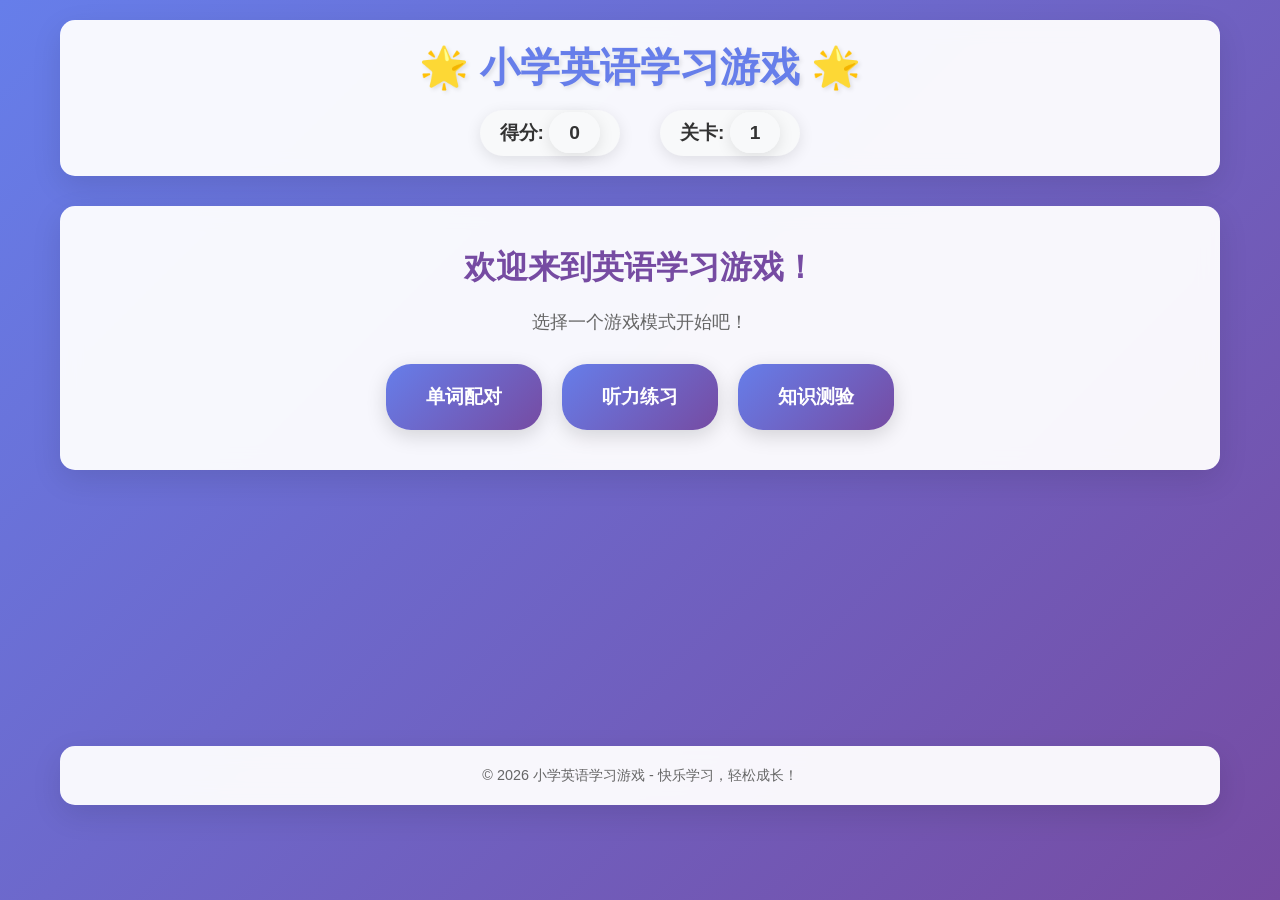
<file: index.html>
<!DOCTYPE html>
<html lang="zh-CN">
<head>
    <meta charset="UTF-8">
    <meta name="viewport" content="width=device-width, initial-scale=1.0">
    <title>小学英语学习游戏</title>
    <link rel="stylesheet" href="style.css">
</head>
<body>
    <div class="game-container">
        <header class="game-header">
            <h1>🌟 小学英语学习游戏 🌟</h1>
            <div class="score-board">
                <span>得分: <span id="score">0</span></span>
                <span>关卡: <span id="level">1</span></span>
            </div>
        </header>

        <main class="game-main">
            <div id="game-start" class="game-screen active">
                <h2>欢迎来到英语学习游戏！</h2>
                <p>选择一个游戏模式开始吧！</p>
                <div class="mode-buttons">
                    <button id="start-words" class="mode-btn">单词配对</button>
                    <button id="start-listening" class="mode-btn">听力练习</button>
                    <button id="start-quiz" class="mode-btn">知识测验</button>
                </div>
            </div>

            <div id="game-words" class="game-screen">
                <h2>🎯 单词配对游戏</h2>
                <p>将英语单词与正确的中文意思配对</p>
                <div class="game-content">
                    <div class="words-container">
                        <div class="words-list" id="english-words"></div>
                        <div class="words-list" id="chinese-words"></div>
                    </div>
                    <div class="game-controls">
                        <button id="back-to-menu" class="control-btn">返回菜单</button>
                        <button id="next-round" class="control-btn">下一轮</button>
                    </div>
                </div>
            </div>

            <div id="game-listening" class="game-screen">
                <h2>👂 听力练习游戏</h2>
                <p>听单词发音，选择正确的选项</p>
                <div class="game-content">
                    <div class="listening-container">
                        <button id="play-audio" class="audio-btn">🔊 播放音频</button>
                        <div class="options-list" id="listening-options"></div>
                    </div>
                    <div class="game-controls">
                        <button id="back-to-menu-2" class="control-btn">返回菜单</button>
                        <button id="next-audio" class="control-btn">下一题</button>
                    </div>
                </div>
            </div>

            <div id="game-quiz" class="game-screen">
                <h2>📝 知识测验游戏</h2>
                <p>回答英语知识问题</p>
                <div class="game-content">
                    <div class="quiz-container">
                        <div id="quiz-question" class="quiz-question"></div>
                        <div class="options-list" id="quiz-options"></div>
                    </div>
                    <div class="game-controls">
                        <button id="back-to-menu-3" class="control-btn">返回菜单</button>
                        <button id="next-question" class="control-btn">下一题</button>
                    </div>
                </div>
            </div>

            <div id="game-over" class="game-screen">
                <h2>🎉 游戏结束！</h2>
                <div class="final-score">
                    <p>你的最终得分: <span id="final-score">0</span></p>
                    <p>完成关卡: <span id="final-level">1</span></p>
                </div>
                <button id="play-again" class="play-again-btn">再玩一次</button>
                <button id="back-to-menu-4" class="control-btn">返回菜单</button>
            </div>
        </main>

        <footer class="game-footer">
            <p>© 2026 小学英语学习游戏 - 快乐学习，轻松成长！</p>
        </footer>
    </div>

    <script src="script.js"></script>
</body>
</html>
</file>
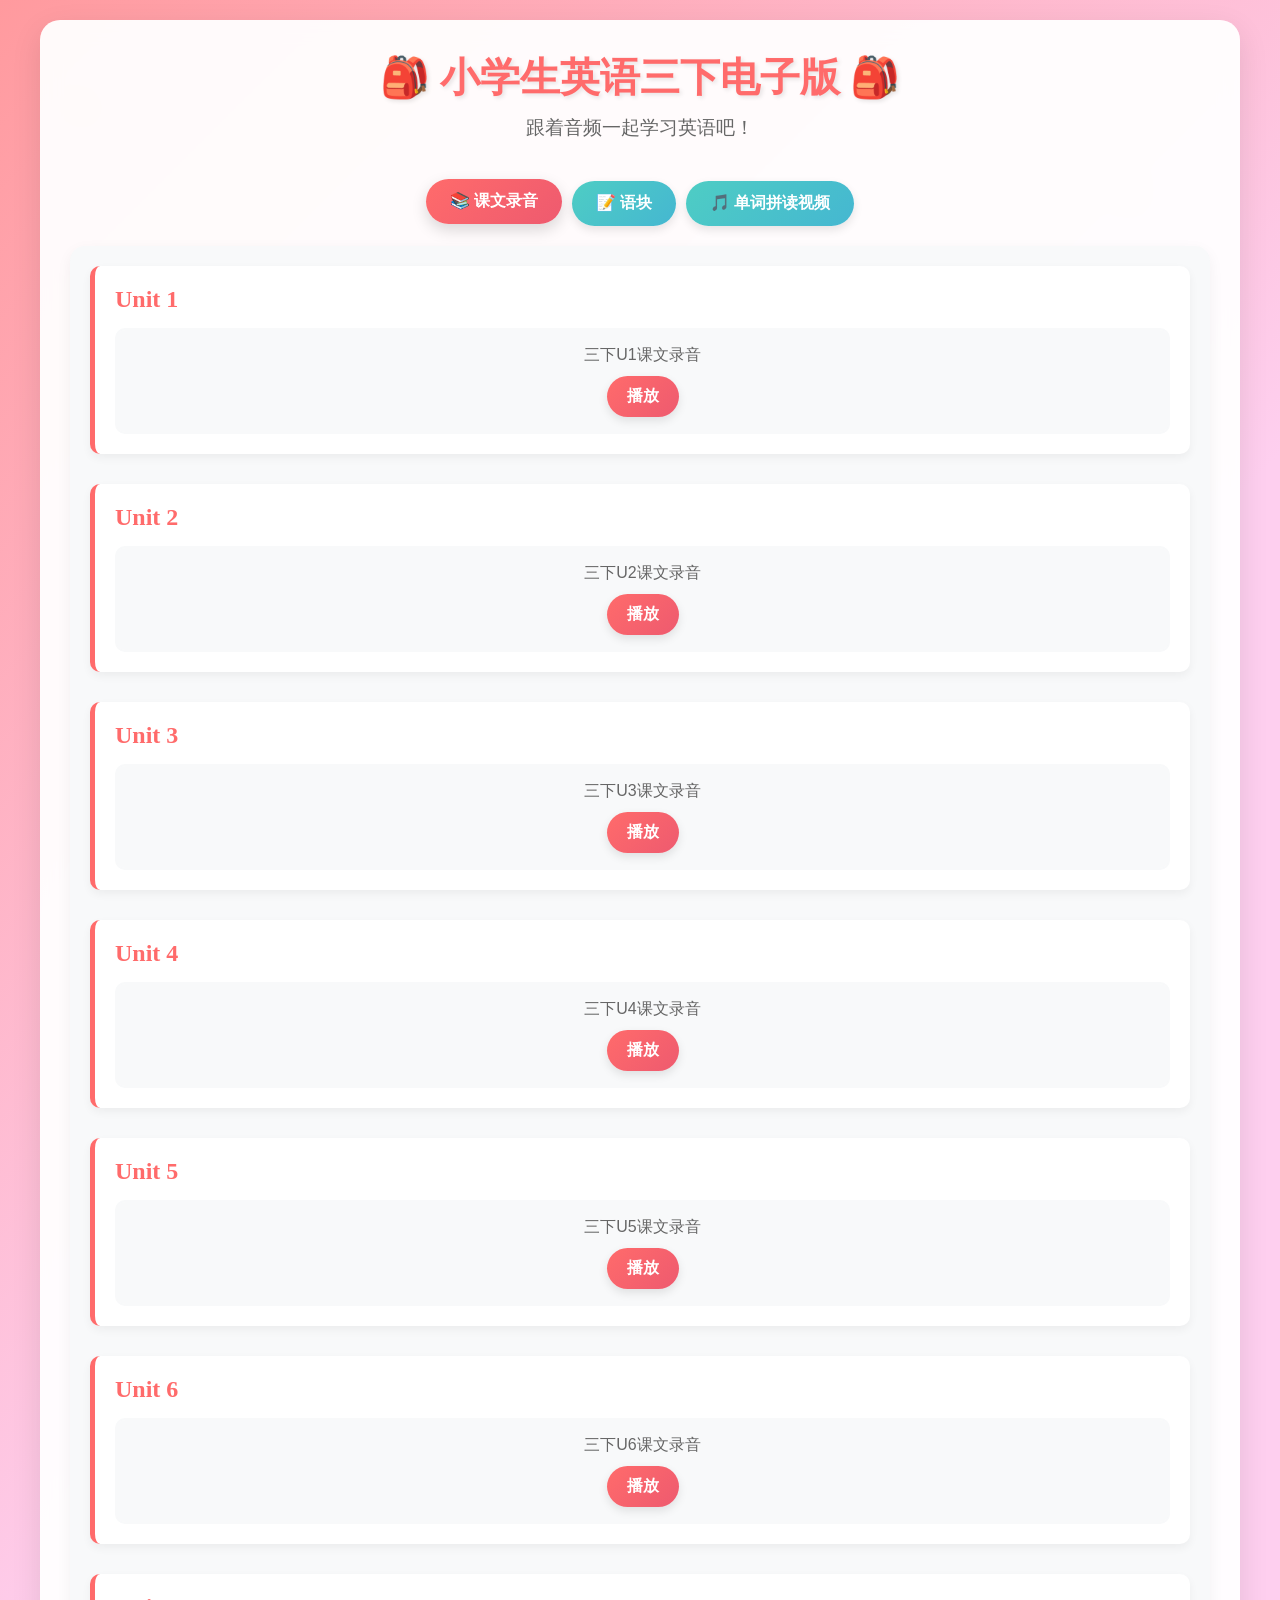
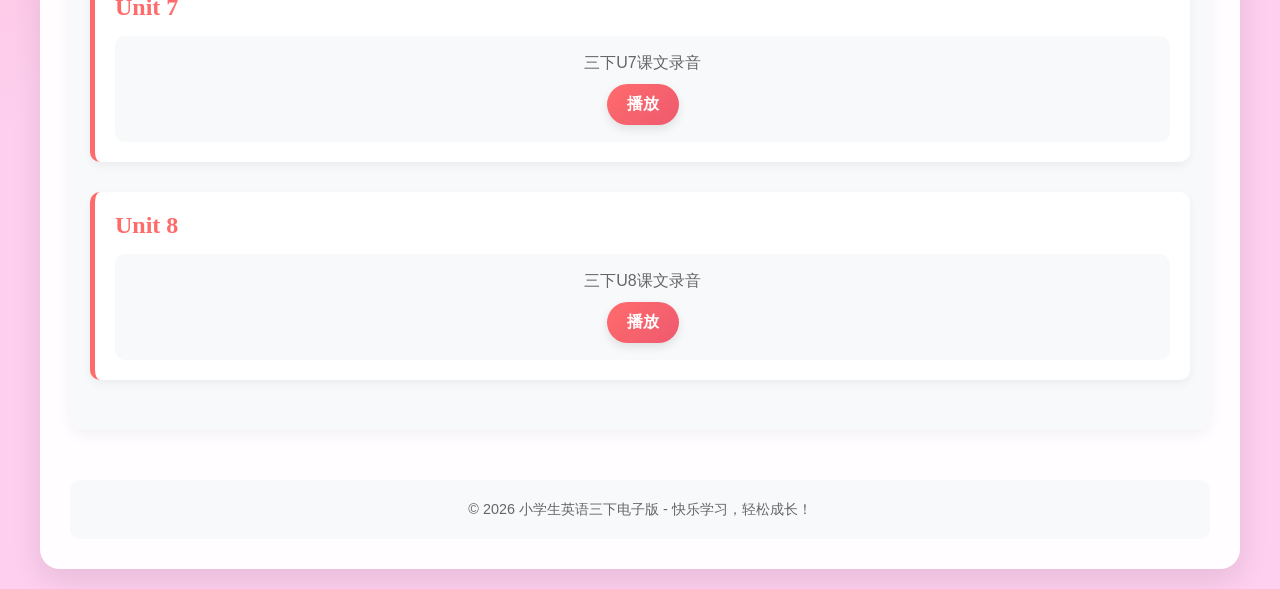
<file: english32.html>
<!DOCTYPE html>
<html lang="zh-CN">
<head>
    <meta charset="UTF-8">
    <meta name="viewport" content="width=device-width, initial-scale=1.0">
    <title>小学生英语三下电子版</title>
    <style>
        * {
            margin: 0;
            padding: 0;
            box-sizing: border-box;
        }

        body {
            font-family: 'Arial', sans-serif;
            background: linear-gradient(135deg, #ff9a9e 0%, #fecfef 50%, #fecfef 100%);
            min-height: 100vh;
            color: #333;
            padding: 20px;
        }

        .container {
            max-width: 1200px;
            margin: 0 auto;
            background: rgba(255, 255, 255, 0.95);
            border-radius: 20px;
            padding: 30px;
            box-shadow: 0 10px 30px rgba(0, 0, 0, 0.1);
            backdrop-filter: blur(10px);
        }

        header {
            text-align: center;
            margin-bottom: 40px;
        }

        h1 {
            color: #ff6b6b;
            font-size: 2.5rem;
            margin-bottom: 10px;
            text-shadow: 2px 2px 4px rgba(0, 0, 0, 0.1);
            font-family: 'Comic Sans MS', cursive;
        }

        .subtitle {
            color: #666;
            font-size: 1.2rem;
            margin-bottom: 20px;
        }

        .category {
            margin-bottom: 40px;
            background: #f8f9fa;
            border-radius: 15px;
            padding: 20px;
            box-shadow: 0 5px 15px rgba(0, 0, 0, 0.05);
        }

        .category h2 {
            color: #4ecdc4;
            font-size: 1.8rem;
            margin-bottom: 20px;
            text-align: center;
            font-family: 'Comic Sans MS', cursive;
            background: linear-gradient(135deg, #4ecdc4, #45b7d1);
            -webkit-background-clip: text;
            -webkit-text-fill-color: transparent;
        }

        .unit {
            margin-bottom: 30px;
            background: white;
            border-radius: 10px;
            padding: 20px;
            box-shadow: 0 4px 10px rgba(0, 0, 0, 0.05);
            border-left: 5px solid #ff6b6b;
            transition: all 0.3s ease;
        }

        .unit:hover {
            transform: translateY(-5px);
            box-shadow: 0 8px 20px rgba(0, 0, 0, 0.1);
        }

        .unit h3 {
            color: #ff6b6b;
            font-size: 1.5rem;
            margin-bottom: 15px;
            font-family: 'Comic Sans MS', cursive;
        }

        .audio-list {
            display: flex;
            flex-wrap: wrap;
            gap: 15px;
            margin-top: 15px;
        }

        .audio-item {
            flex: 1 1 200px;
            background: #f8f9fa;
            border-radius: 10px;
            padding: 15px;
            text-align: center;
            transition: all 0.3s ease;
            border: 2px solid #f8f9fa;
        }

        .audio-item:hover {
            border-color: #4ecdc4;
            transform: translateY(-3px);
            box-shadow: 0 4px 10px rgba(0, 0, 0, 0.1);
        }

        .audio-item h4 {
            color: #666;
            font-size: 1rem;
            margin-bottom: 10px;
            font-weight: normal;
        }

        .play-btn {
            background: linear-gradient(135deg, #ff6b6b, #ee5a6f);
            color: white;
            border: none;
            padding: 10px 20px;
            border-radius: 25px;
            cursor: pointer;
            font-size: 1rem;
            font-weight: bold;
            transition: all 0.3s ease;
            box-shadow: 0 4px 10px rgba(0, 0, 0, 0.1);
        }

        .play-btn:hover {
            transform: translateY(-2px);
            box-shadow: 0 6px 15px rgba(0, 0, 0, 0.15);
        }

        .play-btn:active {
            transform: translateY(0);
        }

        .player {
            margin-top: 10px;
            width: 100%;
        }

        footer {
            text-align: center;
            margin-top: 50px;
            color: #666;
            font-size: 0.9rem;
            padding: 20px;
            background: #f8f9fa;
            border-radius: 10px;
        }

        @media (max-width: 768px) {
            .container {
                padding: 20px;
            }

            h1 {
                font-size: 2rem;
            }

            .category h2 {
                font-size: 1.5rem;
            }

            .unit h3 {
                font-size: 1.3rem;
            }

            .audio-item {
                flex: 1 1 100%;
            }
        }

        @media (max-width: 480px) {
            body {
                padding: 10px;
            }

            h1 {
                font-size: 1.8rem;
            }

            .subtitle {
                font-size: 1rem;
            }

            .category {
                padding: 15px;
            }

            .unit {
                padding: 15px;
            }

            .play-btn {
                padding: 8px 16px;
                font-size: 0.9rem;
            }
        }

        /* 动画效果 */
        @keyframes bounce {
            0%, 100% {
                transform: translateY(0);
            }
            50% {
                transform: translateY(-5px);
            }
        }

        .bounce {
            animation: bounce 2s infinite;
        }

        /* Tab 样式 */
        .tab-container {
            margin-bottom: 40px;
        }

        .tabs {
            display: flex;
            gap: 10px;
            margin-bottom: 20px;
            justify-content: center;
            flex-wrap: wrap;
        }

        .tab-btn {
            background: linear-gradient(135deg, #4ecdc4, #45b7d1);
            color: white;
            border: none;
            padding: 12px 24px;
            border-radius: 25px;
            cursor: pointer;
            font-size: 1rem;
            font-weight: bold;
            transition: all 0.3s ease;
            box-shadow: 0 4px 10px rgba(0, 0, 0, 0.1);
            font-family: 'Comic Sans MS', cursive;
        }

        .tab-btn:hover {
            transform: translateY(-2px);
            box-shadow: 0 6px 15px rgba(0, 0, 0, 0.15);
        }

        .tab-btn.active {
            background: linear-gradient(135deg, #ff6b6b, #ee5a6f);
            transform: translateY(-2px);
            box-shadow: 0 6px 15px rgba(0, 0, 0, 0.15);
        }

        .tab-content {
            display: none;
            background: #f8f9fa;
            border-radius: 15px;
            padding: 20px;
            box-shadow: 0 5px 15px rgba(0, 0, 0, 0.05);
        }

        .tab-content.active {
            display: block;
            animation: fadeIn 0.5s ease;
        }

        /* 装饰元素 */
        .decorations {
            position: absolute;
            top: 0;
            left: 0;
            width: 100%;
            height: 100%;
            pointer-events: none;
            z-index: -1;
        }

        .decoration {
            position: absolute;
            font-size: 2rem;
            opacity: 0.1;
        }

        .decoration-1 {
            top: 10%;
            left: 5%;
            transform: rotate(15deg);
        }

        .decoration-2 {
            top: 20%;
            right: 10%;
            transform: rotate(-10deg);
        }

        .decoration-3 {
            bottom: 15%;
            left: 15%;
            transform: rotate(5deg);
        }

        .decoration-4 {
            bottom: 25%;
            right: 5%;
            transform: rotate(-5deg);
        }

        /* 音频播放层样式 */
        .audio-overlay {
            position: fixed;
            top: 0;
            left: 0;
            width: 100%;
            height: 100%;
            background: rgba(0, 0, 0, 0.7);
            display: flex;
            justify-content: center;
            align-items: center;
            z-index: 1000;
            animation: fadeIn 0.5s ease;
        }

        .audio-player-container {
            background: white;
            border-radius: 20px;
            padding: 30px;
            max-width: 500px;
            width: 90%;
            box-shadow: 0 10px 30px rgba(0, 0, 0, 0.3);
            text-align: center;
            animation: bounce 0.5s ease;
        }

        .audio-player-container h3 {
            color: #ff6b6b;
            font-size: 1.5rem;
            margin-bottom: 15px;
            font-family: 'Comic Sans MS', cursive;
        }

        .audio-title {
            color: #666;
            font-size: 1.1rem;
            margin-bottom: 20px;
            font-weight: bold;
        }

        .audio-player-container audio {
            width: 100%;
            margin-bottom: 20px;
            border-radius: 10px;
        }

        .audio-controls {
            display: flex;
            gap: 10px;
            justify-content: center;
            flex-wrap: wrap;
        }

        .control-btn {
            background: linear-gradient(135deg, #4ecdc4, #45b7d1);
            color: white;
            border: none;
            padding: 10px 20px;
            border-radius: 25px;
            cursor: pointer;
            font-size: 1rem;
            font-weight: bold;
            transition: all 0.3s ease;
            box-shadow: 0 4px 10px rgba(0, 0, 0, 0.1);
        }

        .control-btn:hover {
            transform: translateY(-2px);
            box-shadow: 0 6px 15px rgba(0, 0, 0, 0.15);
        }

        .close-btn {
            background: linear-gradient(135deg, #ff6b6b, #ee5a6f);
            color: white;
            border: none;
            padding: 10px 20px;
            border-radius: 25px;
            cursor: pointer;
            font-size: 1rem;
            font-weight: bold;
            transition: all 0.3s ease;
            box-shadow: 0 4px 10px rgba(0, 0, 0, 0.1);
        }

        .close-btn:hover {
            transform: translateY(-2px);
            box-shadow: 0 6px 15px rgba(0, 0, 0, 0.15);
        }

        @media (max-width: 480px) {
            .audio-player-container {
                padding: 20px;
            }

            .audio-player-container h3 {
                font-size: 1.3rem;
            }

            .audio-title {
                font-size: 1rem;
            }

            .control-btn,
            .close-btn {
                padding: 8px 16px;
                font-size: 0.9rem;
            }

            .audio-controls {
                flex-direction: column;
                align-items: center;
            }

            .audio-controls button {
                width: 80%;
            }
        }

        /* 视频播放层样式 */
        .video-overlay {
            position: fixed;
            top: 0;
            left: 0;
            width: 100%;
            height: 100%;
            background: rgba(0, 0, 0, 0.7);
            display: flex;
            justify-content: center;
            align-items: center;
            z-index: 1000;
            animation: fadeIn 0.5s ease;
        }

        .video-player-container {
            background: white;
            border-radius: 20px;
            padding: 30px;
            max-width: 800px;
            width: 90%;
            box-shadow: 0 10px 30px rgba(0, 0, 0, 0.3);
            text-align: center;
            animation: bounce 0.5s ease;
        }

        .video-player-container h3 {
            color: #ff6b6b;
            font-size: 1.5rem;
            margin-bottom: 15px;
            font-family: 'Comic Sans MS', cursive;
        }

        .video-title {
            color: #666;
            font-size: 1.1rem;
            margin-bottom: 20px;
            font-weight: bold;
        }

        .video-player-container video {
            width: 100%;
            max-height: 400px;
            margin-bottom: 20px;
            border-radius: 10px;
        }

        .video-controls {
            display: flex;
            gap: 10px;
            justify-content: center;
            flex-wrap: wrap;
        }

        @media (max-width: 768px) {
            .video-player-container {
                max-width: 95%;
                padding: 20px;
            }

            .video-player-container video {
                max-height: 300px;
            }
        }

        @media (max-width: 480px) {
            .video-player-container {
                padding: 15px;
            }

            .video-player-container h3 {
                font-size: 1.3rem;
            }

            .video-title {
                font-size: 1rem;
            }

            .video-player-container video {
                max-height: 200px;
            }

            .video-controls {
                flex-direction: column;
                align-items: center;
            }

            .video-controls button {
                width: 80%;
            }
        }
    </style>
</head>
<body>
    <div class="decorations">
        <div class="decoration decoration-1">🌟</div>
        <div class="decoration decoration-2">🎈</div>
        <div class="decoration decoration-3">🎯</div>
        <div class="decoration decoration-4">✨</div>
    </div>

    <div class="container">
        <header>
            <h1>🎒 小学生英语三下电子版 🎒</h1>
            <p class="subtitle">跟着音频一起学习英语吧！</p>
        </header>

        <!-- Tab 切换 -->
        <div class="tab-container">
            <div class="tabs">
                <button class="tab-btn active" onclick="switchTab('reading')">📚 课文录音</button>
                <button class="tab-btn" onclick="switchTab('chunks')">📝 语块</button>
                <button class="tab-btn" onclick="switchTab('videos')">🎵 单词拼读视频</button>
            </div>

            <!-- 课文录音 Tab -->
            <div id="reading" class="tab-content active">
                <div class="unit">
                    <h3>Unit 1</h3>
                    <div class="audio-list">
                        <div class="audio-item">
                            <h4>三下U1课文录音</h4>
                            <button class="play-btn" onclick="playAudio('english32/reading/U1_reading.mp3')">播放</button>
                            <audio class="player" id="audio-player"></audio>
                        </div>
                    </div>
                </div>

                <div class="unit">
                    <h3>Unit 2</h3>
                    <div class="audio-list">
                        <div class="audio-item">
                            <h4>三下U2课文录音</h4>
                            <button class="play-btn" onclick="playAudio('english32/reading/U2reading.mp3')">播放</button>
                        </div>
                    </div>
                </div>

                <div class="unit">
                    <h3>Unit 3</h3>
                    <div class="audio-list">
                        <div class="audio-item">
                            <h4>三下U3课文录音</h4>
                            <button class="play-btn" onclick="playAudio('english32/reading/U3reading.mp3')">播放</button>
                        </div>
                    </div>
                </div>

                <div class="unit">
                    <h3>Unit 4</h3>
                    <div class="audio-list">
                        <div class="audio-item">
                            <h4>三下U4课文录音</h4>
                            <button class="play-btn" onclick="playAudio('english32/reading/U4reading.mp3')">播放</button>
                        </div>
                    </div>
                </div>

                <div class="unit">
                    <h3>Unit 5</h3>
                    <div class="audio-list">
                        <div class="audio-item">
                            <h4>三下U5课文录音</h4>
                            <button class="play-btn" onclick="playAudio('english32/reading/U5reading.mp3')">播放</button>
                        </div>
                    </div>
                </div>

                <div class="unit">
                    <h3>Unit 6</h3>
                    <div class="audio-list">
                        <div class="audio-item">
                            <h4>三下U6课文录音</h4>
                            <button class="play-btn" onclick="playAudio('english32/reading/U6reading.mp3')">播放</button>
                        </div>
                    </div>
                </div>

                <div class="unit">
                    <h3>Unit 7</h3>
                    <div class="audio-list">
                        <div class="audio-item">
                            <h4>三下U7课文录音</h4>
                            <button class="play-btn" onclick="playAudio('english32/reading/U7reading.mp3')">播放</button>
                        </div>
                    </div>
                </div>

                <div class="unit">
                    <h3>Unit 8</h3>
                    <div class="audio-list">
                        <div class="audio-item">
                            <h4>三下U8课文录音</h4>
                            <button class="play-btn" onclick="playAudio('english32/reading/U8reading.mp3')">播放</button>
                        </div>
                    </div>
                </div>
            </div>

            <!-- 语块 Tab -->
            <div id="chunks" class="tab-content">
                <div class="unit">
                    <h3>Unit 1</h3>
                    <div class="audio-list">
                        <div class="audio-item">
                            <h4>U1 语块</h4>
                            <button class="play-btn" onclick="playAudio('english32/chunks/U1_chunks.mp3')">播放</button>
                        </div>
                        <div class="audio-item">
                            <h4>U1 语块和句型</h4>
                            <button class="play-btn" onclick="playAudio('english32/chunks/U1_chunks_sentences.mp3')">播放</button>
                        </div>
                    </div>
                </div>

                <div class="unit">
                    <h3>Unit 2</h3>
                    <div class="audio-list">
                        <div class="audio-item">
                            <h4>U2 语块</h4>
                            <button class="play-btn" onclick="playAudio('english32/chunks/U2_chunks.mp3')">播放</button>
                        </div>
                        <div class="audio-item">
                            <h4>U2 语块和句型</h4>
                            <button class="play-btn" onclick="playAudio('english32/chunks/U2_chunks_sentences.mp3')">播放</button>
                        </div>
                    </div>
                </div>

                <div class="unit">
                    <h3>Unit 3</h3>
                    <div class="audio-list">
                        <div class="audio-item">
                            <h4>U3 语块</h4>
                            <button class="play-btn" onclick="playAudio('english32/chunks/U3_chunks.mp3')">播放</button>
                        </div>
                        <div class="audio-item">
                            <h4>U3 语块和句型</h4>
                            <button class="play-btn" onclick="playAudio('english32/chunks/U3_chunks_sentences.mp3')">播放</button>
                        </div>
                    </div>
                </div>

                <div class="unit">
                    <h3>Unit 4</h3>
                    <div class="audio-list">
                        <div class="audio-item">
                            <h4>U4 语块</h4>
                            <button class="play-btn" onclick="playAudio('english32/chunks/U4_chunks.mp3')">播放</button>
                        </div>
                        <div class="audio-item">
                            <h4>U4 语块和句型</h4>
                            <button class="play-btn" onclick="playAudio('english32/chunks/U4_chunks_sentences.mp3')">播放</button>
                        </div>
                    </div>
                </div>

                <div class="unit">
                    <h3>Unit 5</h3>
                    <div class="audio-list">
                        <div class="audio-item">
                            <h4>U5 语块</h4>
                            <button class="play-btn" onclick="playAudio('english32/chunks/U5_chunks.mp3')">播放</button>
                        </div>
                        <div class="audio-item">
                            <h4>U5 语块和句型</h4>
                            <button class="play-btn" onclick="playAudio('english32/chunks/U5_chunks_sentences.mp3')">播放</button>
                        </div>
                    </div>
                </div>

                <div class="unit">
                    <h3>Unit 6</h3>
                    <div class="audio-list">
                        <div class="audio-item">
                            <h4>U6 语块</h4>
                            <button class="play-btn" onclick="playAudio('english32/chunks/U6_chunks.mp3')">播放</button>
                        </div>
                        <div class="audio-item">
                            <h4>U6 语块和句型</h4>
                            <button class="play-btn" onclick="playAudio('english32/chunks/U6_chunks_sentences.mp3')">播放</button>
                        </div>
                    </div>
                </div>

                <div class="unit">
                    <h3>Unit 7</h3>
                    <div class="audio-list">
                        <div class="audio-item">
                            <h4>U7 语块</h4>
                            <button class="play-btn" onclick="playAudio('english32/chunks/U7_chunks.mp3')">播放</button>
                        </div>
                        <div class="audio-item">
                            <h4>U7 语块和句型</h4>
                            <button class="play-btn" onclick="playAudio('english32/chunks/U7_chunks_sentences.mp3')">播放</button>
                        </div>
                    </div>
                </div>

                <div class="unit">
                    <h3>Unit 8</h3>
                    <div class="audio-list">
                        <div class="audio-item">
                            <h4>U8 语块</h4>
                            <button class="play-btn" onclick="playAudio('english32/chunks/U8_chunks.mp3')">播放</button>
                        </div>
                        <div class="audio-item">
                            <h4>U8 语块和句型</h4>
                            <button class="play-btn" onclick="playAudio('english32/chunks/U8_chunks_sentences.mp3')">播放</button>
                        </div>
                    </div>
                </div>

                <div class="unit">
                    <h3>Review</h3>
                    <div class="audio-list">
                        <div class="audio-item">
                            <h4>Review 语块和句型</h4>
                            <button class="play-btn" onclick="playAudio('english32/chunks/Review_chunks.mp3')">播放</button>
                        </div>
                    </div>
                </div>
            </div>

            <!-- 单词拼读视频 Tab -->
            <div id="videos" class="tab-content">
                <div class="unit">
                    <h3>Unit 1</h3>
                    <div class="audio-list">
                        <div class="audio-item">
                            <h4>U1 单词</h4>
                            <button class="play-btn" onclick="playVideo('english32/words/U1_words.mp4')">播放</button>
                        </div>
                    </div>
                </div>

                <div class="unit">
                    <h3>Unit 2</h3>
                    <div class="audio-list">
                        <div class="audio-item">
                            <h4>U2 单词</h4>
                            <button class="play-btn" onclick="playVideo('english32/words/U2_words.mp4')">播放</button>
                        </div>
                    </div>
                </div>

                <div class="unit">
                    <h3>Unit 3</h3>
                    <div class="audio-list">
                        <div class="audio-item">
                            <h4>U3 单词</h4>
                            <button class="play-btn" onclick="playVideo('english32/words/U3_words.mp4')">播放</button>
                        </div>
                    </div>
                </div>

                <div class="unit">
                    <h3>Unit 4</h3>
                    <div class="audio-list">
                        <div class="audio-item">
                            <h4>U4 单词</h4>
                            <button class="play-btn" onclick="playVideo('english32/words/U4_words.mp4')">播放</button>
                        </div>
                    </div>
                </div>

                <div class="unit">
                    <h3>Unit 5</h3>
                    <div class="audio-list">
                        <div class="audio-item">
                            <h4>U5 单词</h4>
                            <button class="play-btn" onclick="playVideo('english32/words/U5_words.mp4')">播放</button>
                        </div>
                    </div>
                </div>

                <div class="unit">
                    <h3>Unit 6</h3>
                    <div class="audio-list">
                        <div class="audio-item">
                            <h4>U6 单词</h4>
                            <button class="play-btn" onclick="playVideo('english32/words/U6_words.mp4')">播放</button>
                        </div>
                    </div>
                </div>

                <div class="unit">
                    <h3>Unit 7</h3>
                    <div class="audio-list">
                        <div class="audio-item">
                            <h4>U7 单词</h4>
                            <button class="play-btn" onclick="playVideo('english32/words/U7_words.mp4')">播放</button>
                        </div>
                    </div>
                </div>

                <div class="unit">
                    <h3>Unit 8</h3>
                    <div class="audio-list">
                        <div class="audio-item">
                            <h4>U8 单词</h4>
                            <button class="play-btn" onclick="playVideo('english32/words/U8_words.mp4')">播放</button>
                        </div>
                    </div>
                </div>

                <div class="unit">
                    <h3>Review</h3>
                    <div class="audio-list">
                        <div class="audio-item">
                            <h4>Review 单词</h4>
                            <button class="play-btn" onclick="playVideo('english32/words/Review_words.mp4')">播放</button>
                        </div>
                    </div>
                </div>
            </div>
        </div>

        <footer>
            <p>© 2026 小学生英语三下电子版 - 快乐学习，轻松成长！</p>
        </footer>
    </div>

    <script>
        let currentAudio = null;
        let currentVideo = null;

        function playAudio(src) {
            // 停止当前播放的音频
            if (currentAudio) {
                currentAudio.pause();
                currentAudio.currentTime = 0;
            }

            // 创建音频播放层
            const audioOverlay = document.createElement('div');
            audioOverlay.className = 'audio-overlay';
            audioOverlay.innerHTML = `
                <div class="audio-player-container">
                    <h3>🎵 音频播放</h3>
                    <p class="audio-title">${src.split('/').pop().replace('.MP3', '').replace('.mp3', '')}</p>
                    <audio id="overlay-audio" controls autoplay>
                        <source src="${src}" type="audio/mpeg">
                        您的浏览器不支持音频播放。
                    </audio>
                    <div class="audio-controls">
                        <button id="audio-pause-btn" class="control-btn" onclick="pauseAudio()">⏸ 暂停</button>
                        <button id="audio-play-btn" class="control-btn" onclick="resumeAudio()" style="display: none;">▶ 播放</button>
                        <button class="close-btn" onclick="closeAudioOverlay()">✕ 关闭</button>
                    </div>
                </div>
            `;

            document.body.appendChild(audioOverlay);

            // 创建音频元素
            const audio = document.getElementById('overlay-audio');
            audio.play().catch(error => {
                console.error('播放失败:', error);
                alert('播放失败，请检查文件路径或浏览器设置');
                closeAudioOverlay();
            });

            currentAudio = audio;
        }

        function pauseAudio() {
            if (currentAudio) {
                currentAudio.pause();
                document.getElementById('audio-pause-btn').style.display = 'none';
                document.getElementById('audio-play-btn').style.display = 'inline-block';
            }
        }

        function resumeAudio() {
            if (currentAudio) {
                currentAudio.play();
                document.getElementById('audio-pause-btn').style.display = 'inline-block';
                document.getElementById('audio-play-btn').style.display = 'none';
            }
        }

        function closeAudioOverlay() {
            if (currentAudio) {
                currentAudio.pause();
                currentAudio.currentTime = 0;
                currentAudio = null;
            }
            const overlay = document.querySelector('.audio-overlay');
            if (overlay) {
                overlay.remove();
            }
        }

        function playVideo(src) {
            // 停止当前播放的视频
            if (currentVideo) {
                currentVideo.pause();
                currentVideo.currentTime = 0;
            }

            // 创建视频播放层
            const videoOverlay = document.createElement('div');
            videoOverlay.className = 'video-overlay';
            videoOverlay.innerHTML = `
                <div class="video-player-container">
                    <h3>🎵 单词拼读视频</h3>
                    <p class="video-title">${src.split('/').pop().replace('.mp4', '')}</p>
                    <video id="overlay-video" controls autoplay>
                        <source src="${src}" type="video/mp4">
                        您的浏览器不支持视频播放。
                     </video>
                    <div class="video-controls">
                        <button id="video-pause-btn" class="control-btn" onclick="pauseVideo()">⏸ 暂停</button>
                        <button id="video-play-btn" class="control-btn" onclick="resumeVideo()" style="display: none;">▶ 播放</button>
                        <button class="control-btn" onclick="toggleFullscreen()">⛶ 全屏</button>
                        <button class="close-btn" onclick="closeVideoOverlay()">✕ 关闭</button>
                    </div>
                </div>
            `;

            document.body.appendChild(videoOverlay);

            // 获取视频元素
            const video = document.getElementById('overlay-video');
            video.play().catch(error => {
                console.error('播放失败:', error);
                alert('播放失败，请检查文件路径或浏览器设置');
                closeVideoOverlay();
            });

            currentVideo = video;
        }

        function pauseVideo() {
            if (currentVideo) {
                currentVideo.pause();
                document.getElementById('video-pause-btn').style.display = 'none';
                document.getElementById('video-play-btn').style.display = 'inline-block';
            }
        }

        function resumeVideo() {
            if (currentVideo) {
                currentVideo.play();
                document.getElementById('video-pause-btn').style.display = 'inline-block';
                document.getElementById('video-play-btn').style.display = 'none';
            }
        }

        function closeVideoOverlay() {
            if (currentVideo) {
                currentVideo.pause();
                currentVideo.currentTime = 0;
                currentVideo = null;
            }
            const overlay = document.querySelector('.video-overlay');
            if (overlay) {
                overlay.remove();
            }
        }

        function toggleFullscreen() {
            const video = document.getElementById('overlay-video');
            if (!document.fullscreenElement) {
                if (video.requestFullscreen) {
                    video.requestFullscreen();
                } else if (video.mozRequestFullScreen) {
                    video.mozRequestFullScreen();
                } else if (video.webkitRequestFullscreen) {
                    video.webkitRequestFullscreen();
                } else if (video.msRequestFullscreen) {
                    video.msRequestFullscreen();
                }
            } else {
                if (document.exitFullscreen) {
                    document.exitFullscreen();
                } else if (document.mozCancelFullScreen) {
                    document.mozCancelFullScreen();
                } else if (document.webkitExitFullscreen) {
                    document.webkitExitFullscreen();
                } else if (document.msExitFullscreen) {
                    document.msExitFullscreen();
                }
            }
        }

        // Tab 切换功能
        function switchTab(tabId) {
            // 隐藏所有内容
            const tabContents = document.querySelectorAll('.tab-content');
            tabContents.forEach(content => {
                content.classList.remove('active');
            });

            // 移除所有Tab按钮的active类
            const tabBtns = document.querySelectorAll('.tab-btn');
            tabBtns.forEach(btn => {
                btn.classList.remove('active');
            });

            // 显示选中的内容和按钮
            document.getElementById(tabId).classList.add('active');
            event.currentTarget.classList.add('active');

            // 添加页面加载动画
            const units = document.querySelectorAll(`#${tabId} .unit`);
            units.forEach((unit, index) => {
                setTimeout(() => {
                    unit.style.opacity = '0';
                    unit.style.transform = 'translateY(20px)';
                    unit.style.transition = 'all 0.5s ease';
                    setTimeout(() => {
                        unit.style.opacity = '1';
                        unit.style.transform = 'translateY(0)';
                    }, 50);
                }, index * 100);
            });
        }

        // 添加页面加载动画
        window.addEventListener('load', function() {
            const units = document.querySelectorAll('.unit');
            units.forEach((unit, index) => {
                setTimeout(() => {
                    unit.style.opacity = '0';
                    unit.style.transform = 'translateY(20px)';
                    unit.style.transition = 'all 0.5s ease';
                    setTimeout(() => {
                        unit.style.opacity = '1';
                        unit.style.transform = 'translateY(0)';
                    }, 50);
                }, index * 100);
            });
        });
    </script>
</body>
</html>
</file>
<file: style.css>
* {
    margin: 0;
    padding: 0;
    box-sizing: border-box;
}

body {
    font-family: 'Arial', sans-serif;
    background: linear-gradient(135deg, #667eea 0%, #764ba2 100%);
    min-height: 100vh;
    color: #333;
}

.game-container {
    max-width: 1200px;
    margin: 0 auto;
    padding: 20px;
}

.game-header {
    background: rgba(255, 255, 255, 0.95);
    border-radius: 15px;
    padding: 20px;
    text-align: center;
    margin-bottom: 30px;
    box-shadow: 0 10px 30px rgba(0, 0, 0, 0.1);
    backdrop-filter: blur(10px);
}

.game-header h1 {
    color: #667eea;
    font-size: 2.5rem;
    margin-bottom: 15px;
    text-shadow: 2px 2px 4px rgba(0, 0, 0, 0.1);
}

.score-board {
    display: flex;
    justify-content: center;
    gap: 40px;
    font-size: 1.2rem;
    font-weight: bold;
}

.score-board span {
    background: #f8f9fa;
    padding: 10px 20px;
    border-radius: 25px;
    box-shadow: 0 4px 15px rgba(0, 0, 0, 0.1);
    transition: all 0.3s ease;
}

.score-board span:hover {
    transform: translateY(-2px);
    box-shadow: 0 6px 20px rgba(0, 0, 0, 0.15);
}

.game-main {
    min-height: 60vh;
}

.game-screen {
    background: rgba(255, 255, 255, 0.95);
    border-radius: 15px;
    padding: 40px;
    margin-bottom: 30px;
    box-shadow: 0 10px 30px rgba(0, 0, 0, 0.1);
    backdrop-filter: blur(10px);
    display: none;
    animation: fadeIn 0.5s ease;
}

.game-screen.active {
    display: block;
}

.game-screen h2 {
    color: #764ba2;
    font-size: 2rem;
    margin-bottom: 20px;
    text-align: center;
}

.game-screen p {
    text-align: center;
    font-size: 1.1rem;
    margin-bottom: 30px;
    color: #666;
}

.mode-buttons {
    display: flex;
    justify-content: center;
    gap: 20px;
    flex-wrap: wrap;
}

.mode-btn {
    background: linear-gradient(135deg, #667eea 0%, #764ba2 100%);
    color: white;
    border: none;
    padding: 20px 40px;
    font-size: 1.2rem;
    font-weight: bold;
    border-radius: 25px;
    cursor: pointer;
    transition: all 0.3s ease;
    box-shadow: 0 6px 20px rgba(0, 0, 0, 0.15);
}

.mode-btn:hover {
    transform: translateY(-3px);
    box-shadow: 0 10px 25px rgba(0, 0, 0, 0.2);
}

.mode-btn:active {
    transform: translateY(0);
}

.game-content {
    display: flex;
    flex-direction: column;
    align-items: center;
    gap: 30px;
}

.words-container {
    display: flex;
    gap: 40px;
    justify-content: center;
    flex-wrap: wrap;
    position: relative;
}

.words-list {
    display: flex;
    flex-direction: column;
    gap: 15px;
    min-width: 200px;
}

.word-item {
    background: #f8f9fa;
    padding: 15px;
    border-radius: 10px;
    text-align: center;
    cursor: pointer;
    transition: all 0.3s ease;
    box-shadow: 0 4px 15px rgba(0, 0, 0, 0.1);
}

.word-item:hover {
    transform: translateY(-2px);
    box-shadow: 0 6px 20px rgba(0, 0, 0, 0.15);
}

.word-item.selected {
    background: #667eea;
    color: white;
}

.word-item.correct {
    background: #4CAF50;
    color: white;
    animation: pulse 0.5s ease;
}

.listening-container {
    text-align: center;
    max-width: 500px;
    position: relative;
}

.audio-btn {
    background: linear-gradient(135deg, #4CAF50 0%, #45a049 100%);
    color: white;
    border: none;
    padding: 20px 40px;
    font-size: 1.2rem;
    font-weight: bold;
    border-radius: 25px;
    cursor: pointer;
    transition: all 0.3s ease;
    box-shadow: 0 6px 20px rgba(0, 0, 0, 0.15);
    margin-bottom: 30px;
}

.audio-btn:hover {
    transform: translateY(-3px);
    box-shadow: 0 10px 25px rgba(0, 0, 0, 0.2);
}

.options-list {
    display: flex;
    flex-direction: column;
    gap: 15px;
    width: 100%;
    max-width: 400px;
}

.option-item {
    background: #f8f9fa;
    padding: 15px;
    border-radius: 10px;
    text-align: center;
    cursor: pointer;
    transition: all 0.3s ease;
    box-shadow: 0 4px 15px rgba(0, 0, 0, 0.1);
    border: 2px solid transparent;
}

.option-item:hover {
    transform: translateY(-2px);
    box-shadow: 0 6px 20px rgba(0, 0, 0, 0.15);
    border-color: #667eea;
}

.option-item.selected {
    background: #667eea;
    color: white;
    border-color: #667eea;
}

.option-item.correct {
    background: #4CAF50;
    color: white;
    border-color: #4CAF50;
    animation: pulse 0.5s ease;
}

.option-item.incorrect {
    background: #f44336;
    color: white;
    border-color: #f44336;
}

.quiz-container {
    text-align: center;
    max-width: 500px;
    position: relative;
}

.quiz-question {
    background: #f8f9fa;
    padding: 20px;
    border-radius: 10px;
    margin-bottom: 30px;
    text-align: center;
    font-size: 1.2rem;
    font-weight: bold;
    box-shadow: 0 4px 15px rgba(0, 0, 0, 0.1);
}

.game-controls {
    display: flex;
    gap: 20px;
    justify-content: center;
    flex-wrap: wrap;
}

.control-btn {
    background: #f8f9fa;
    color: #666;
    border: 2px solid #ddd;
    padding: 15px 30px;
    font-size: 1rem;
    font-weight: bold;
    border-radius: 20px;
    cursor: pointer;
    transition: all 0.3s ease;
    box-shadow: 0 4px 15px rgba(0, 0, 0, 0.1);
}

.control-btn:hover {
    transform: translateY(-2px);
    box-shadow: 0 6px 20px rgba(0, 0, 0, 0.15);
    border-color: #667eea;
    color: #667eea;
}

.final-score {
    text-align: center;
    margin-bottom: 30px;
}

.final-score p {
    font-size: 1.5rem;
    font-weight: bold;
    margin-bottom: 10px;
}

.play-again-btn {
    background: linear-gradient(135deg, #ff6b6b 0%, #ee5a52 100%);
    color: white;
    border: none;
    padding: 20px 40px;
    font-size: 1.2rem;
    font-weight: bold;
    border-radius: 25px;
    cursor: pointer;
    transition: all 0.3s ease;
    box-shadow: 0 6px 20px rgba(0, 0, 0, 0.15);
    margin-bottom: 20px;
}

.play-again-btn:hover {
    transform: translateY(-3px);
    box-shadow: 0 10px 25px rgba(0, 0, 0, 0.2);
}

.game-footer {
    background: rgba(255, 255, 255, 0.95);
    border-radius: 15px;
    padding: 20px;
    text-align: center;
    box-shadow: 0 10px 30px rgba(0, 0, 0, 0.1);
    backdrop-filter: blur(10px);
}

.game-footer p {
    color: #666;
    font-size: 0.9rem;
}

@keyframes fadeIn {
    from {
        opacity: 0;
        transform: translateY(20px);
    }
    to {
        opacity: 1;
        transform: translateY(0);
    }
}

@keyframes pulse {
    0% {
        transform: scale(1);
    }
    50% {
        transform: scale(1.05);
    }
    100% {
        transform: scale(1);
    }
}

.success-message {
    background: #4CAF50;
    color: white;
    padding: 15px;
    border-radius: 10px;
    text-align: center;
    margin-bottom: 20px;
    animation: fadeIn 0.5s ease;
    position: relative;
    z-index: 10;
}

.error-message {
    background: #f44336;
    color: white;
    padding: 15px;
    border-radius: 10px;
    text-align: center;
    margin-bottom: 20px;
    animation: fadeIn 0.5s ease;
}

@media (max-width: 768px) {
    .game-container {
        padding: 10px;
    }

    .game-header h1 {
        font-size: 2rem;
    }

    .score-board {
        gap: 20px;
        font-size: 1rem;
    }

    .game-screen {
        padding: 20px;
    }

    .game-screen h2 {
        font-size: 1.5rem;
    }

    .mode-buttons {
        flex-direction: column;
        align-items: center;
    }

    .mode-btn {
        width: 80%;
        max-width: 300px;
    }

    .words-container {
        flex-direction: column;
        align-items: center;
    }

    .words-list {
        min-width: 250px;
    }

    .game-controls {
        flex-direction: column;
        align-items: center;
        width: 100%;
    }

    .control-btn {
        width: 80%;
        max-width: 300px;
    }
}

@media (max-width: 480px) {
    .game-header h1 {
        font-size: 1.8rem;
    }

    .score-board {
        flex-direction: column;
        gap: 10px;
    }

    .game-screen h2 {
        font-size: 1.3rem;
    }

    .mode-btn {
        padding: 15px 30px;
        font-size: 1rem;
    }

    .word-item {
        padding: 12px;
    }

    .audio-btn {
        padding: 15px 30px;
        font-size: 1rem;
    }

    .option-item {
        padding: 12px;
    }

    .quiz-question {
        padding: 15px;
        font-size: 1rem;
    }

    .control-btn {
        padding: 12px 25px;
        font-size: 0.9rem;
    }

    .play-again-btn {
        padding: 15px 30px;
        font-size: 1rem;
    }

    .success-message,
    .error-message {
        padding: 12px;
        font-size: 0.9rem;
    }
}
</file>
